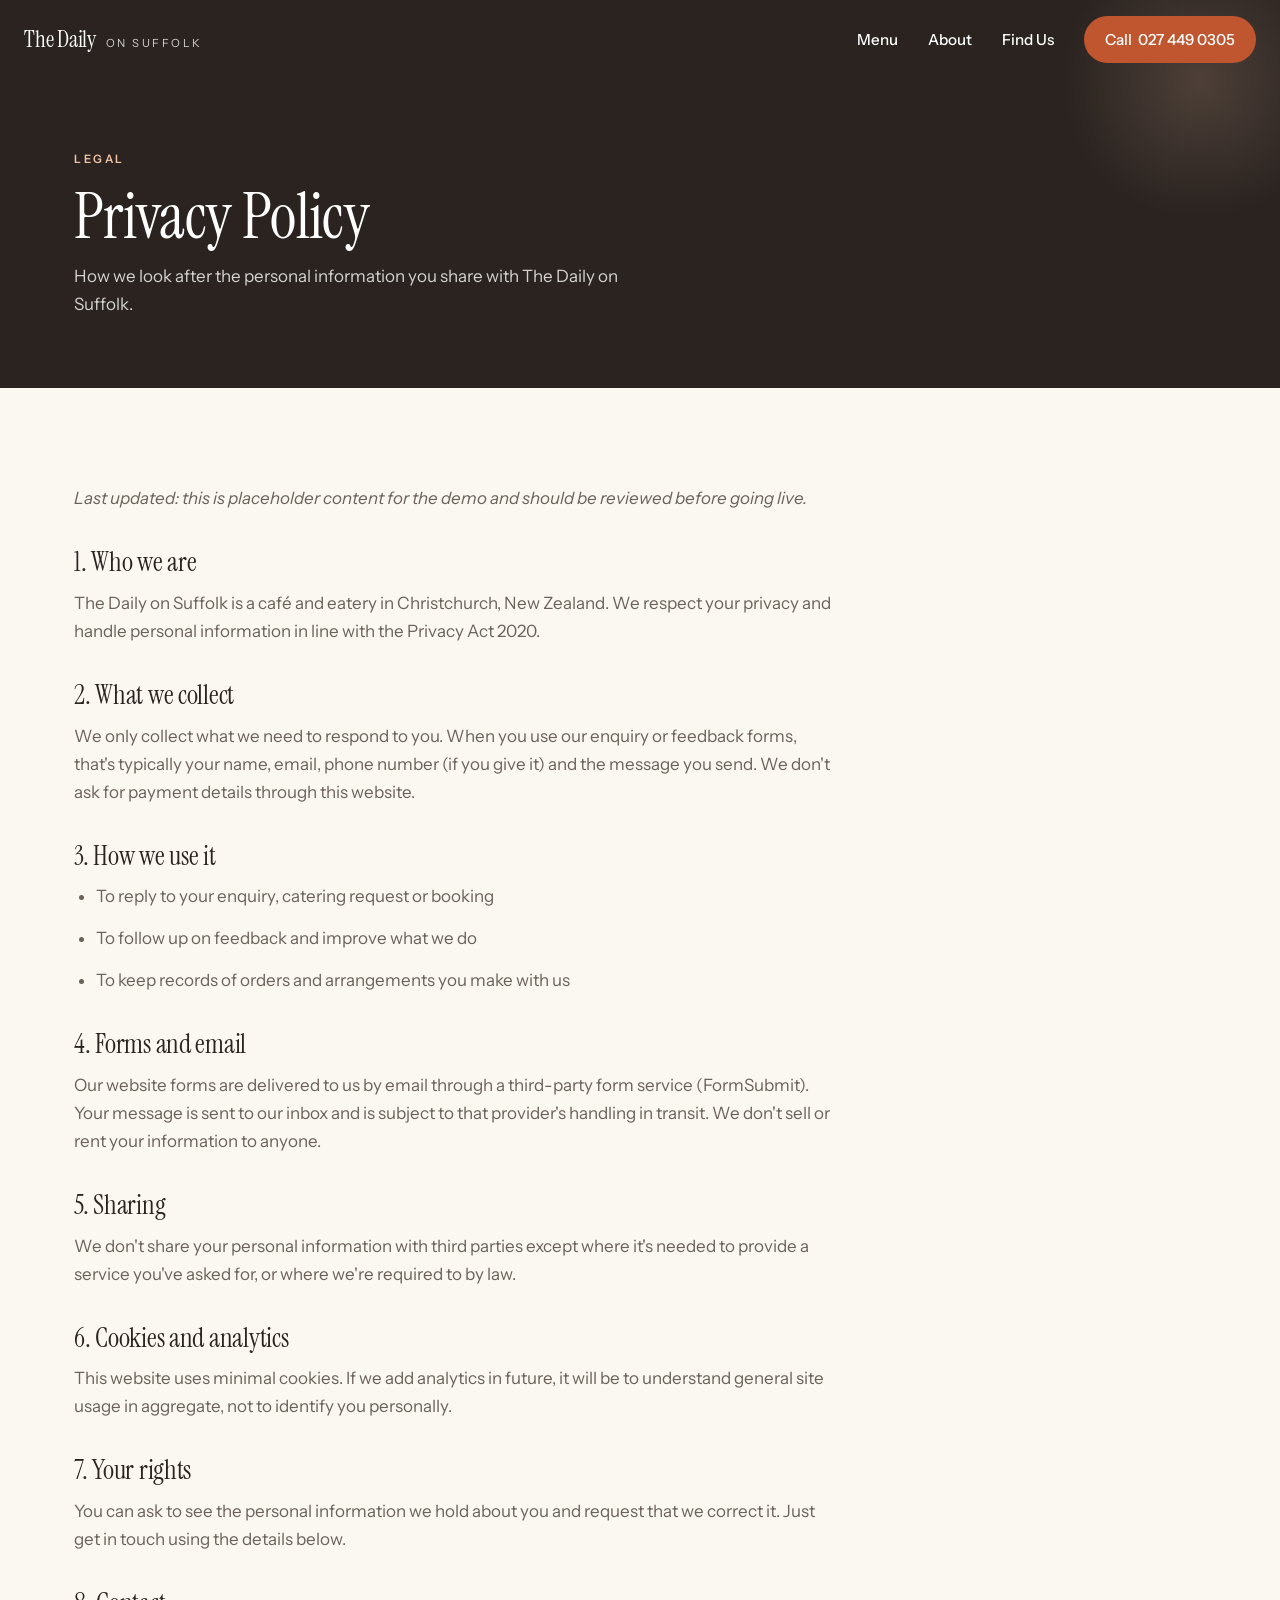
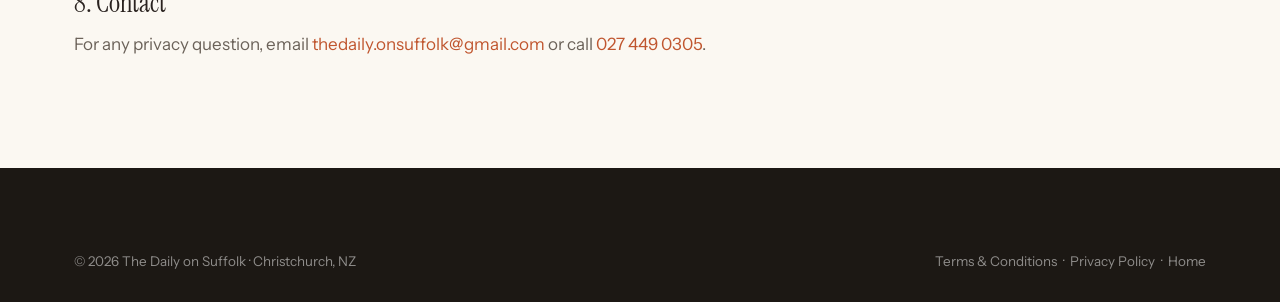
<file: privacy.html>
<!DOCTYPE html>
<html lang="en-NZ">
<head>
<meta charset="UTF-8" />
<meta name="viewport" content="width=device-width, initial-scale=1.0" />
<title>Privacy Policy | The Daily on Suffolk</title>
<meta name="description" content="How The Daily on Suffolk collects and handles your personal information." />
<meta name="theme-color" content="#2a2320" />
<link rel="icon" href="favicon.svg" type="image/svg+xml" />
<link rel="preconnect" href="https://fonts.googleapis.com" />
<link rel="preconnect" href="https://fonts.gstatic.com" crossorigin />
<link href="https://fonts.googleapis.com/css2?family=Instrument+Sans:ital,wght@0,400..700;1,400&family=Instrument+Serif:ital@0;1&display=swap" rel="stylesheet" />
<link rel="stylesheet" href="styles.css" />
</head>
<body>
<header class="nav scrolled">
  <a class="nav__brand" href="index.html"><b>The Daily</b><span>on Suffolk</span></a>
  <nav class="nav__links">
    <a class="linkitem" href="index.html#menu">Menu</a>
    <a class="linkitem" href="index.html#about">About</a>
    <a class="linkitem" href="index.html#contact">Find Us</a>
    <a class="btn btn--primary nav__phone" href="tel:+64274490305">Call &nbsp;027 449 0305</a>
  </nav>
  <button class="nav__burger" aria-label="Open menu"><span></span><span></span><span></span></button>
</header>

<section class="page-hero">
  <div class="wrap">
    <p class="eyebrow" style="color:#f0c3a6;">Legal</p>
    <h1>Privacy Policy</h1>
    <p>How we look after the personal information you share with The Daily on Suffolk.</p>
  </div>
</section>

<section class="section section--cream">
  <div class="wrap">
    <div class="prose">
      <p><em>Last updated: this is placeholder content for the demo and should be reviewed before going live.</em></p>

      <h2>1. Who we are</h2>
      <p>The Daily on Suffolk is a café and eatery in Christchurch, New Zealand. We respect your privacy and handle personal information in line with the Privacy Act 2020.</p>

      <h2>2. What we collect</h2>
      <p>We only collect what we need to respond to you. When you use our enquiry or feedback forms, that's typically your name, email, phone number (if you give it) and the message you send. We don't ask for payment details through this website.</p>

      <h2>3. How we use it</h2>
      <ul>
        <li>To reply to your enquiry, catering request or booking</li>
        <li>To follow up on feedback and improve what we do</li>
        <li>To keep records of orders and arrangements you make with us</li>
      </ul>

      <h2>4. Forms and email</h2>
      <p>Our website forms are delivered to us by email through a third-party form service (FormSubmit). Your message is sent to our inbox and is subject to that provider's handling in transit. We don't sell or rent your information to anyone.</p>

      <h2>5. Sharing</h2>
      <p>We don't share your personal information with third parties except where it's needed to provide a service you've asked for, or where we're required to by law.</p>

      <h2>6. Cookies and analytics</h2>
      <p>This website uses minimal cookies. If we add analytics in future, it will be to understand general site usage in aggregate, not to identify you personally.</p>

      <h2>7. Your rights</h2>
      <p>You can ask to see the personal information we hold about you and request that we correct it. Just get in touch using the details below.</p>

      <h2>8. Contact</h2>
      <p>For any privacy question, email <a href="mailto:thedaily.onsuffolk@gmail.com" style="color:var(--clay);">thedaily.onsuffolk@gmail.com</a> or call <a href="tel:+64274490305" style="color:var(--clay);">027 449 0305</a>.</p>
    </div>
  </div>
</section>

<footer class="footer">
  <div class="wrap">
    <div class="footer__bottom" style="border:0;">
      <span>&copy; <span id="yr"></span> The Daily on Suffolk · Christchurch, NZ</span>
      <span><a href="terms.html">Terms &amp; Conditions</a> &nbsp;·&nbsp; <a href="privacy.html">Privacy Policy</a> &nbsp;·&nbsp; <a href="index.html">Home</a></span>
    </div>
  </div>
</footer>
<script>document.getElementById("yr").textContent = new Date().getFullYear();</script>
<script src="app.js"></script>
</body>
</html>
</file>
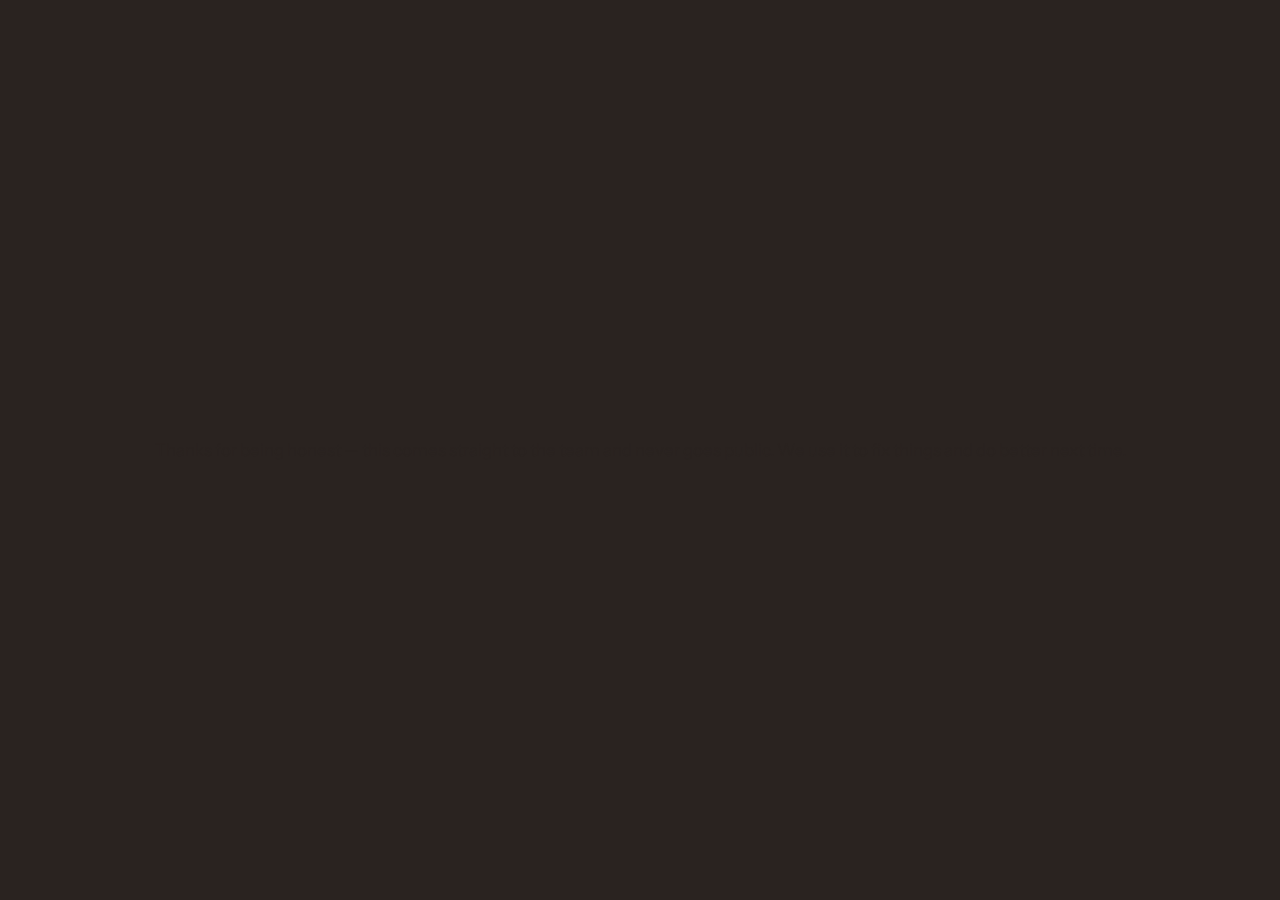
<file: private.html>
<!DOCTYPE html>
<html lang="en-NZ">
<head>
<meta charset="UTF-8" />
<meta name="viewport" content="width=device-width, initial-scale=1.0" />
<title>Share Your Feedback | The Daily on Suffolk</title>
<meta name="description" content="Tell us where we fell short — your feedback goes straight to the team at The Daily on Suffolk." />
<meta name="theme-color" content="#2a2320" />
<link rel="icon" href="favicon.svg" type="image/svg+xml" />
<link rel="preconnect" href="https://fonts.googleapis.com" />
<link rel="preconnect" href="https://fonts.gstatic.com" crossorigin />
<link href="https://fonts.googleapis.com/css2?family=Instrument+Sans:ital,wght@0,400..700;1,400&family=Instrument+Serif:ital@0;1&display=swap" rel="stylesheet" />
<link rel="stylesheet" href="styles.css" />
<style>
  .fb-wrap { min-height: 100vh; display: grid; place-items: center; background: var(--bone); padding: 110px 24px 60px; }
  .fb-card { width: 100%; max-width: 560px; background: var(--cream); border: 1px solid var(--line); border-radius: var(--radius-lg); padding: 40px; box-shadow: var(--shadow); }
  .fb-card .eyebrow { color: var(--clay); }
  .fb-card h1 { font-size: clamp(1.9rem, 5vw, 2.6rem); margin: 12px 0 10px; }
  .fb-card > p.intro { color: var(--ink-soft); margin-bottom: 26px; }
  .fb-stars { color: var(--clay); font-size: 1.5rem; letter-spacing: 4px; margin-bottom: 22px; }
  .success { display: none; text-align: center; padding: 20px 0; }
  .success.show { display: block; }
  .success .tick { width: 64px; height: 64px; border-radius: 50%; background: var(--clay-soft); color: var(--clay-deep); display: grid; place-items: center; margin: 0 auto 18px; }
  .success h2 { font-size: 1.9rem; margin-bottom: 10px; }
  .success p { color: var(--ink-soft); }
  .back { display: inline-block; margin-top: 22px; color: var(--clay); font-weight: 600; font-size: .92rem; }
</style>
</head>
<body>
<div class="fb-wrap">
  <div class="fb-card">
    <div id="formView">
      <p class="eyebrow">We'd like to put it right</p>
      <h1>Tell us what happened</h1>
      <div class="fb-stars" id="starShow" aria-hidden="true">★★★</div>
      <p class="intro">Thanks for being honest — this comes straight to the team and never goes public. We use it to fix things and do better next time.</p>
      <form action="https://formsubmit.co/thedaily.onsuffolk@gmail.com" method="POST" id="fbForm">
        <input type="hidden" name="_subject" value="Private feedback — The Daily on Suffolk" />
        <input type="hidden" name="_captcha" value="false" />
        <input type="hidden" name="_template" value="table" />
        <input type="text" name="_honey" style="display:none" />
        <input type="hidden" name="Rating" id="ratingField" value="" />

        <div class="field">
          <label for="name">Your name</label>
          <input type="text" id="name" name="Name" required placeholder="First and last" />
        </div>
        <div class="field">
          <label for="email">Email</label>
          <input type="email" id="email" name="Email" required placeholder="you@email.co.nz" />
        </div>
        <div class="field">
          <label for="rating-display">Your rating</label>
          <input type="text" id="rating-display" readonly value="" />
        </div>
        <div class="field">
          <label for="feedback">What could we have done better?</label>
          <textarea id="feedback" name="Feedback" required placeholder="Tell us what let you down — the more detail, the better we can fix it."></textarea>
        </div>
        <button class="btn btn--primary" type="submit" style="width:100%;justify-content:center;">Send feedback</button>
      </form>
    </div>

    <div class="success" id="successView">
      <div class="tick" aria-hidden="true"><svg width="30" height="30" viewBox="0 0 24 24" fill="none" stroke="currentColor" stroke-width="2.4"><path d="M5 12l4 4L19 6"/></svg></div>
      <h2>Thank you</h2>
      <p>We've got your feedback and the team will take a proper look. We genuinely appreciate you taking the time.</p>
      <a class="back" href="index.html">← Back to the site</a>
    </div>
  </div>
</div>

<script>
  var params = new URLSearchParams(window.location.search);
  var rating = params.get("rating");
  if (rating && /^[1-5]$/.test(rating)) {
    document.getElementById("ratingField").value = rating + " star" + (rating === "1" ? "" : "s");
    document.getElementById("rating-display").value = rating + " out of 5 stars";
    var s = ""; for (var i = 0; i < 5; i++) { s += i < +rating ? "★" : "☆"; }
    document.getElementById("starShow").textContent = s;
  } else {
    document.getElementById("starShow").style.display = "none";
    document.getElementById("rating-display").value = "Not specified";
  }

  // Submit via fetch so we can show a success state without leaving the page.
  var form = document.getElementById("fbForm");
  form.addEventListener("submit", function (e) {
    e.preventDefault();
    var btn = form.querySelector("button");
    btn.textContent = "Sending…"; btn.disabled = true;
    fetch(form.action, { method: "POST", body: new FormData(form), headers: { Accept: "application/json" } })
      .then(function () { showSuccess(); })
      .catch(function () { showSuccess(); });
  });
  function showSuccess() {
    document.getElementById("formView").style.display = "none";
    document.getElementById("successView").classList.add("show");
    window.scrollTo({ top: 0, behavior: "smooth" });
  }
</script>
</body>
</html>
</file>
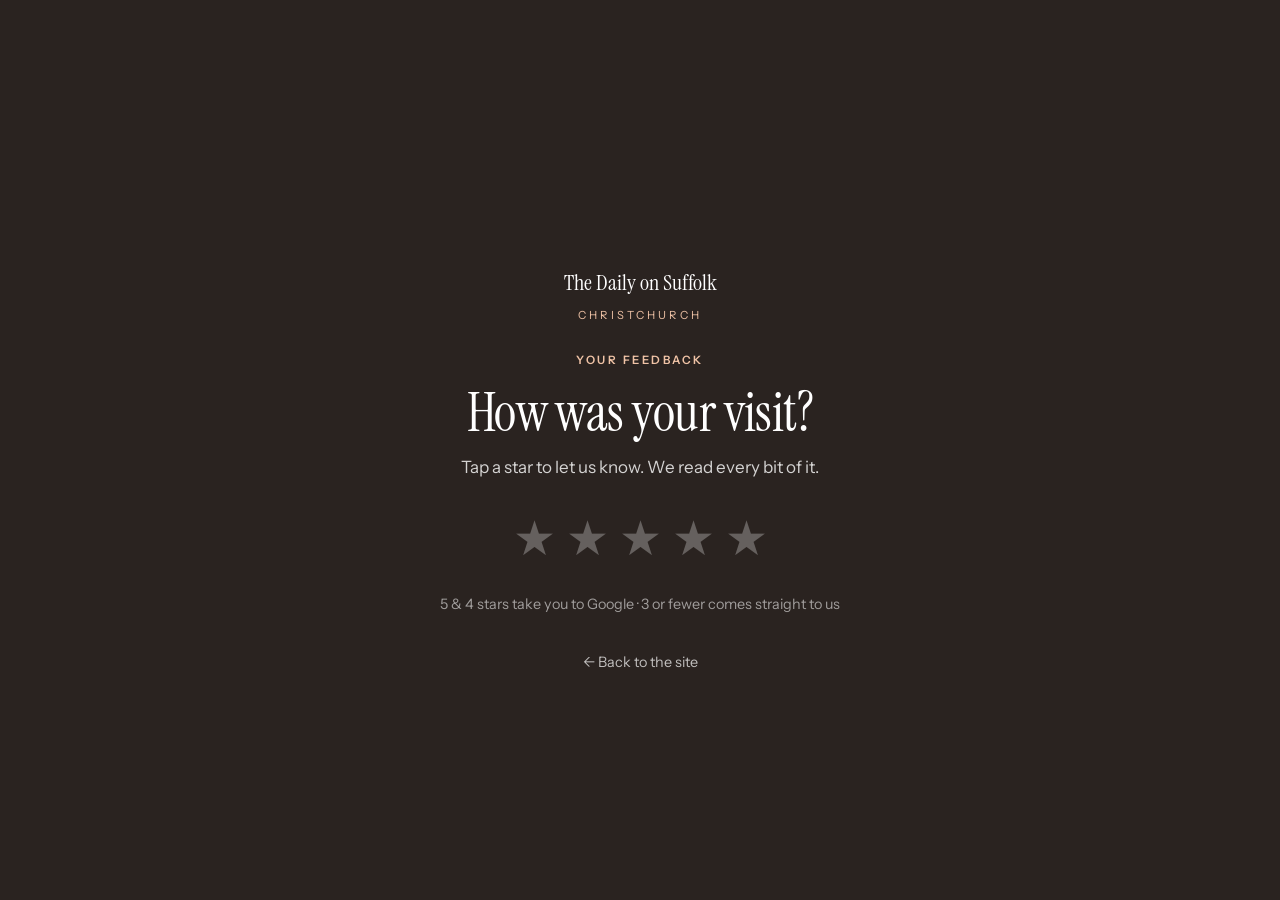
<file: review.html>
<!DOCTYPE html>
<html lang="en-NZ">
<head>
<meta charset="UTF-8" />
<meta name="viewport" content="width=device-width, initial-scale=1.0" />
<title>Leave a Review | The Daily on Suffolk</title>
<meta name="description" content="Tell us how we did at The Daily on Suffolk — your feedback helps us keep getting better." />
<meta name="theme-color" content="#2a2320" />
<link rel="icon" href="favicon.svg" type="image/svg+xml" />
<link rel="preconnect" href="https://fonts.googleapis.com" />
<link rel="preconnect" href="https://fonts.gstatic.com" crossorigin />
<link href="https://fonts.googleapis.com/css2?family=Instrument+Sans:ital,wght@0,400..700;1,400&family=Instrument+Serif:ital@0;1&display=swap" rel="stylesheet" />
<link rel="stylesheet" href="styles.css" />
<style>
  .rate-wrap { min-height: 100vh; display: grid; place-items: center; background: var(--espresso); padding: 100px 24px 60px; text-align: center; }
  .rate-card { max-width: 560px; }
  .rate-card .eyebrow { color: #f0c3a6; }
  .rate-card h1 { color: #fff; font-size: clamp(2.2rem, 6vw, 3.4rem); margin: 14px 0 12px; }
  .rate-card p.sub { color: rgba(255,255,255,.8); margin-bottom: 34px; }
  .stars-pick { display: flex; justify-content: center; gap: 10px; margin-bottom: 30px; }
  .stars-pick button {
    background: none; border: 0; cursor: pointer; font-size: 3rem; line-height: 1;
    color: rgba(255,255,255,.28); transition: transform .15s var(--ease), color .15s;
  }
  .stars-pick button:hover, .stars-pick button.lit { color: var(--clay); transform: scale(1.12); }
  .rate-note { color: rgba(255,255,255,.55); font-size: .9rem; }
  .rate-back { display: inline-block; margin-top: 34px; color: rgba(255,255,255,.7); font-size: .9rem; }
  .rate-back:hover { color: var(--clay); }
  .rate-mark { font-family: "Instrument Serif", serif; color:#fff; font-size: 1.4rem; margin-bottom: 26px; }
  .rate-mark span { display:block; font-family:"Instrument Sans",sans-serif; font-size:.7rem; letter-spacing:.28em; text-transform:uppercase; color:#f0c3a6; margin-top:4px;}
</style>
</head>
<body>
<div class="rate-wrap">
  <div class="rate-card">
    <div class="rate-mark">The Daily on Suffolk<span>Christchurch</span></div>
    <p class="eyebrow">Your feedback</p>
    <h1>How was your visit?</h1>
    <p class="sub">Tap a star to let us know. We read every bit of it.</p>
    <div class="stars-pick" id="stars" role="radiogroup" aria-label="Rate your experience from 1 to 5 stars">
      <button data-v="1" aria-label="1 star">★</button>
      <button data-v="2" aria-label="2 stars">★</button>
      <button data-v="3" aria-label="3 stars">★</button>
      <button data-v="4" aria-label="4 stars">★</button>
      <button data-v="5" aria-label="5 stars">★</button>
    </div>
    <p class="rate-note">5 &amp; 4 stars take you to Google · 3 or fewer comes straight to us</p>
    <a class="rate-back" href="index.html">← Back to the site</a>
  </div>
</div>

<script>
  // Update to your live Google review link when known.
  var GOOGLE_REVIEW_URL = "https://g.page/r/PLACEHOLDER";
  var btns = document.querySelectorAll("#stars button");
  btns.forEach(function (b) {
    b.addEventListener("mouseenter", function () {
      var v = +b.dataset.v;
      btns.forEach(function (x) { x.classList.toggle("lit", +x.dataset.v <= v); });
    });
    b.addEventListener("mouseleave", function () { btns.forEach(function (x) { x.classList.remove("lit"); }); });
    b.addEventListener("click", function () {
      var v = +b.dataset.v;
      if (v >= 4) { window.location.href = GOOGLE_REVIEW_URL; }
      else { window.location.href = "private.html?rating=" + v; }
    });
  });
</script>
</body>
</html>
</file>
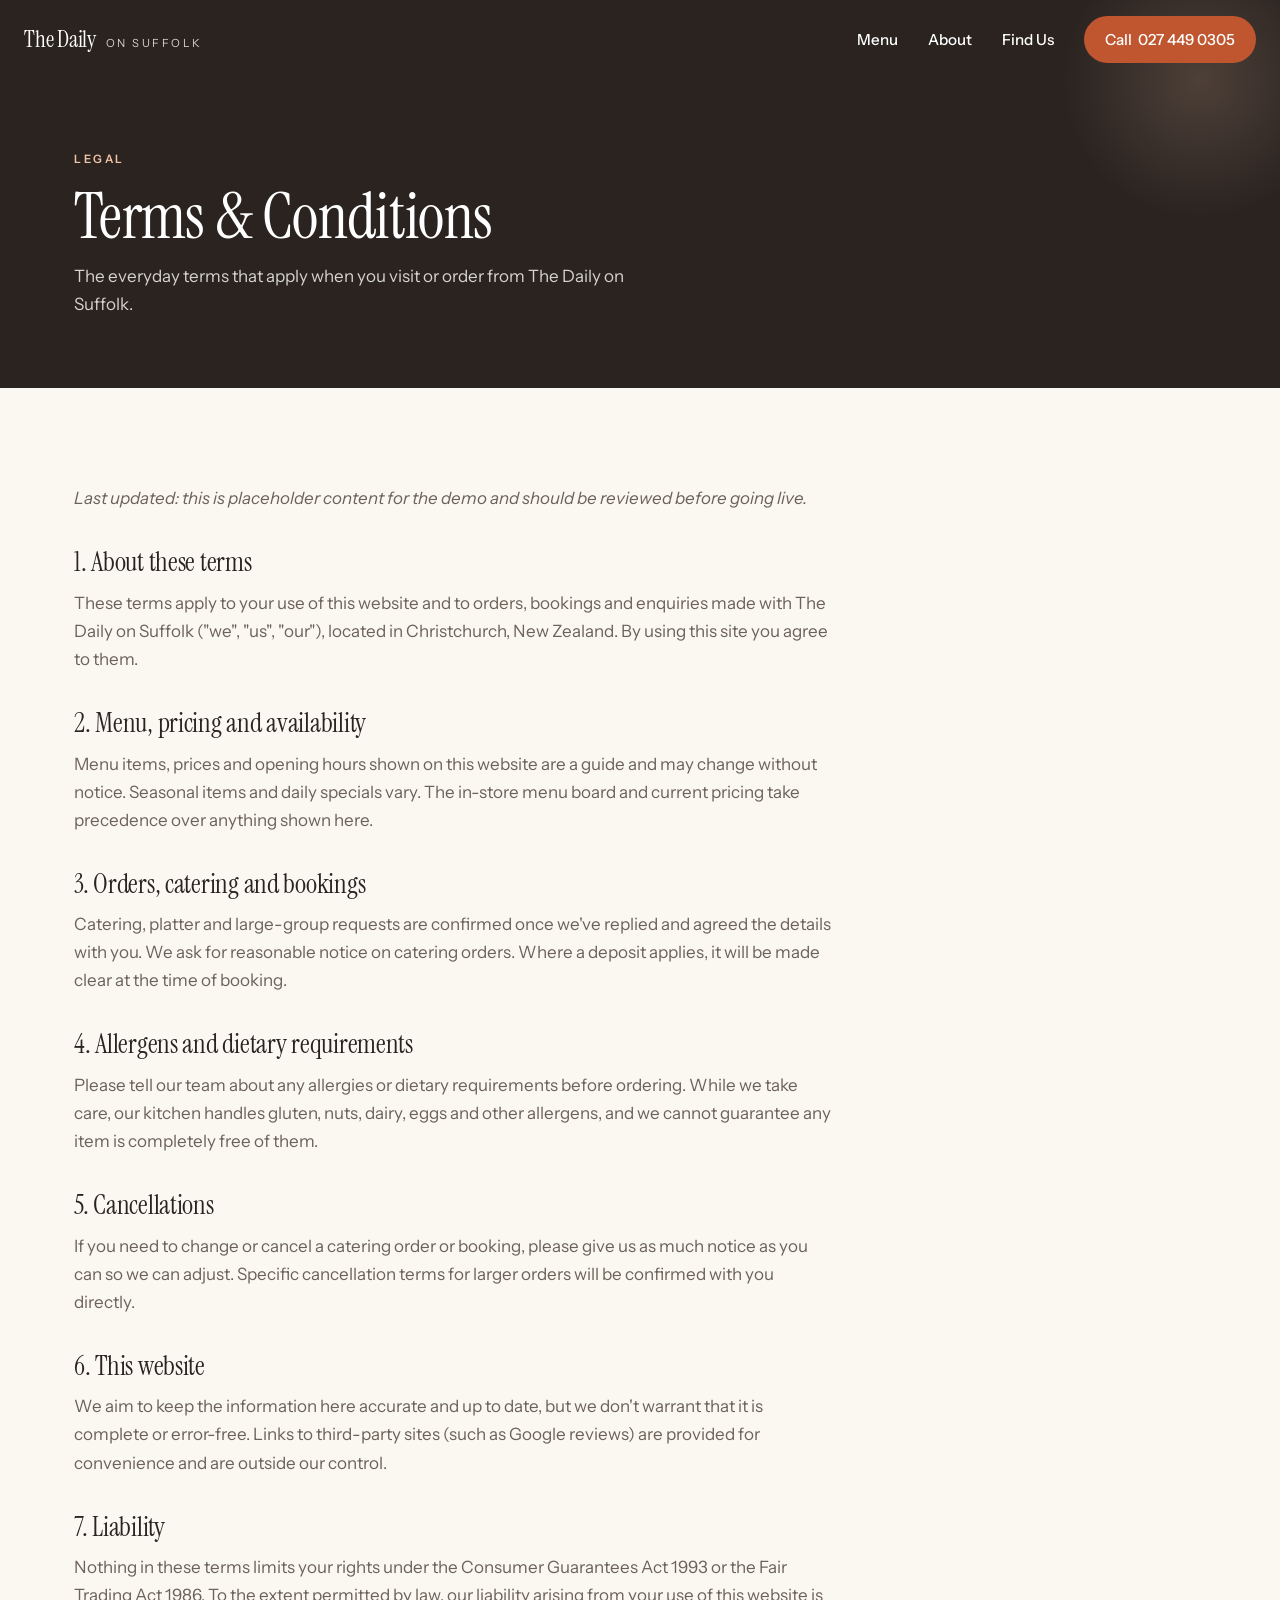
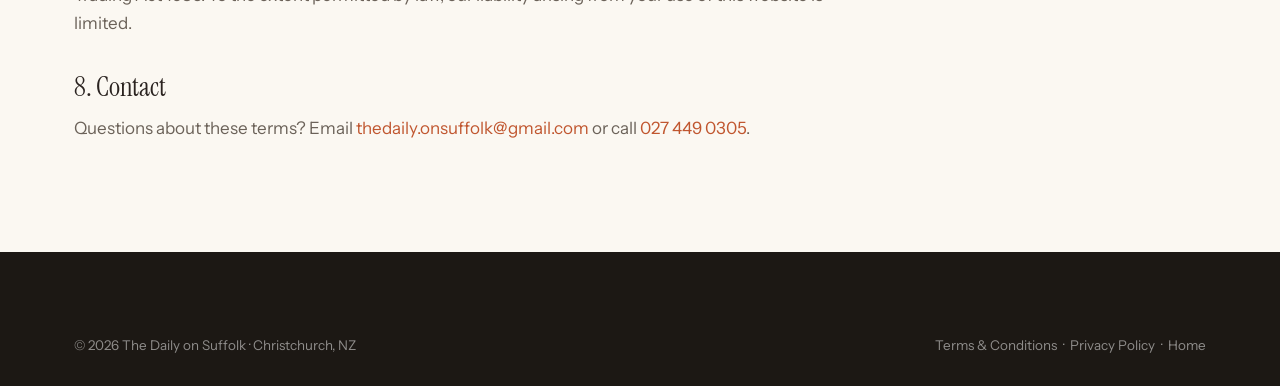
<file: terms.html>
<!DOCTYPE html>
<html lang="en-NZ">
<head>
<meta charset="UTF-8" />
<meta name="viewport" content="width=device-width, initial-scale=1.0" />
<title>Terms &amp; Conditions | The Daily on Suffolk</title>
<meta name="description" content="Terms and conditions for The Daily on Suffolk, Christchurch." />
<meta name="theme-color" content="#2a2320" />
<link rel="icon" href="favicon.svg" type="image/svg+xml" />
<link rel="preconnect" href="https://fonts.googleapis.com" />
<link rel="preconnect" href="https://fonts.gstatic.com" crossorigin />
<link href="https://fonts.googleapis.com/css2?family=Instrument+Sans:ital,wght@0,400..700;1,400&family=Instrument+Serif:ital@0;1&display=swap" rel="stylesheet" />
<link rel="stylesheet" href="styles.css" />
</head>
<body>
<header class="nav scrolled">
  <a class="nav__brand" href="index.html"><b>The Daily</b><span>on Suffolk</span></a>
  <nav class="nav__links">
    <a class="linkitem" href="index.html#menu">Menu</a>
    <a class="linkitem" href="index.html#about">About</a>
    <a class="linkitem" href="index.html#contact">Find Us</a>
    <a class="btn btn--primary nav__phone" href="tel:+64274490305">Call &nbsp;027 449 0305</a>
  </nav>
  <button class="nav__burger" aria-label="Open menu"><span></span><span></span><span></span></button>
</header>

<section class="page-hero">
  <div class="wrap">
    <p class="eyebrow" style="color:#f0c3a6;">Legal</p>
    <h1>Terms &amp; Conditions</h1>
    <p>The everyday terms that apply when you visit or order from The Daily on Suffolk.</p>
  </div>
</section>

<section class="section section--cream">
  <div class="wrap">
    <div class="prose">
      <p><em>Last updated: this is placeholder content for the demo and should be reviewed before going live.</em></p>

      <h2>1. About these terms</h2>
      <p>These terms apply to your use of this website and to orders, bookings and enquiries made with The Daily on Suffolk ("we", "us", "our"), located in Christchurch, New Zealand. By using this site you agree to them.</p>

      <h2>2. Menu, pricing and availability</h2>
      <p>Menu items, prices and opening hours shown on this website are a guide and may change without notice. Seasonal items and daily specials vary. The in-store menu board and current pricing take precedence over anything shown here.</p>

      <h2>3. Orders, catering and bookings</h2>
      <p>Catering, platter and large-group requests are confirmed once we've replied and agreed the details with you. We ask for reasonable notice on catering orders. Where a deposit applies, it will be made clear at the time of booking.</p>

      <h2>4. Allergens and dietary requirements</h2>
      <p>Please tell our team about any allergies or dietary requirements before ordering. While we take care, our kitchen handles gluten, nuts, dairy, eggs and other allergens, and we cannot guarantee any item is completely free of them.</p>

      <h2>5. Cancellations</h2>
      <p>If you need to change or cancel a catering order or booking, please give us as much notice as you can so we can adjust. Specific cancellation terms for larger orders will be confirmed with you directly.</p>

      <h2>6. This website</h2>
      <p>We aim to keep the information here accurate and up to date, but we don't warrant that it is complete or error-free. Links to third-party sites (such as Google reviews) are provided for convenience and are outside our control.</p>

      <h2>7. Liability</h2>
      <p>Nothing in these terms limits your rights under the Consumer Guarantees Act 1993 or the Fair Trading Act 1986. To the extent permitted by law, our liability arising from your use of this website is limited.</p>

      <h2>8. Contact</h2>
      <p>Questions about these terms? Email <a href="mailto:thedaily.onsuffolk@gmail.com" style="color:var(--clay);">thedaily.onsuffolk@gmail.com</a> or call <a href="tel:+64274490305" style="color:var(--clay);">027 449 0305</a>.</p>
    </div>
  </div>
</section>

<footer class="footer">
  <div class="wrap">
    <div class="footer__bottom" style="border:0;">
      <span>&copy; <span id="yr"></span> The Daily on Suffolk · Christchurch, NZ</span>
      <span><a href="terms.html">Terms &amp; Conditions</a> &nbsp;·&nbsp; <a href="privacy.html">Privacy Policy</a> &nbsp;·&nbsp; <a href="index.html">Home</a></span>
    </div>
  </div>
</footer>
<script>document.getElementById("yr").textContent = new Date().getFullYear();</script>
<script src="app.js"></script>
</body>
</html>
</file>
<file: styles.css>
/* The Daily on Suffolk — Crafted archetype
   Fonts: Instrument Serif (display) + Instrument Sans (body)
   Accent: warm terracotta clay over bone/cream neutrals */

:root {
  --espresso: #2a2320;
  --espresso-2: #3a312b;
  --bone: #f6f1e8;
  --bone-2: #efe7da;
  --cream: #fbf8f2;
  --ink: #2a2320;
  --ink-soft: #6b6259;
  --line: #e3d9c9;
  --clay: #c0562f;
  --clay-deep: #a4441f;
  --clay-soft: #e9c9b6;
  --white: #ffffff;
  --radius: 14px;
  --radius-lg: 22px;
  --maxw: 1180px;
  --shadow: 0 18px 50px -28px rgba(42, 35, 32, 0.45);
  --img-filter: saturate(0.92) contrast(1.04);
  --ease: cubic-bezier(0.22, 1, 0.36, 1);
}

* { box-sizing: border-box; margin: 0; padding: 0; }

html { scroll-behavior: smooth; }

body {
  font-family: "Instrument Sans", system-ui, sans-serif;
  color: var(--ink);
  background: var(--cream);
  line-height: 1.65;
  -webkit-font-smoothing: antialiased;
  font-size: 17px;
  overflow-x: hidden;
}

h1, h2, h3, h4 {
  font-family: "Instrument Serif", Georgia, serif;
  font-weight: 400;
  line-height: 1.05;
  letter-spacing: -0.01em;
}

a { color: inherit; text-decoration: none; }
img { display: block; max-width: 100%; }

.wrap { width: 100%; max-width: var(--maxw); margin: 0 auto; padding: 0 24px; }

.eyebrow {
  font-family: "Instrument Sans", sans-serif;
  text-transform: uppercase;
  letter-spacing: 0.22em;
  font-size: 0.72rem;
  font-weight: 600;
  color: var(--clay);
}

.section { padding: 96px 0; }
.section--bone { background: var(--bone); }
.section--bone2 { background: var(--bone-2); }
.section--cream { background: var(--cream); }

.section-head { max-width: 640px; margin-bottom: 52px; }
.section-head h2 { font-size: clamp(2.1rem, 5vw, 3.3rem); margin: 14px 0 16px; }
.section-head p { color: var(--ink-soft); font-size: 1.08rem; }
.section-head.center { margin-left: auto; margin-right: auto; text-align: center; }

/* Buttons */
.btn {
  display: inline-flex; align-items: center; gap: 9px;
  font-family: "Instrument Sans", sans-serif;
  font-weight: 600; font-size: 0.98rem;
  padding: 14px 26px; border-radius: 999px;
  cursor: pointer; border: 1px solid transparent;
  transition: transform .25s var(--ease), background .25s, color .25s, box-shadow .25s;
}
.btn--primary { background: var(--clay); color: #fff; }
.btn--primary:hover { background: var(--clay-deep); transform: translateY(-2px); box-shadow: 0 14px 30px -14px rgba(192,86,47,.7); }
.btn--ghost { background: transparent; color: #fff; border-color: rgba(255,255,255,.55); }
.btn--ghost:hover { background: rgba(255,255,255,.12); transform: translateY(-2px); }
.btn--dark { background: var(--espresso); color: #fff; }
.btn--dark:hover { background: #1c1814; transform: translateY(-2px); }
.btn--outline { background: transparent; color: var(--ink); border-color: var(--line); }
.btn--outline:hover { border-color: var(--clay); color: var(--clay); }

/* ---------- Nav ---------- */
.nav {
  position: fixed; top: 0; left: 0; right: 0; z-index: 60;
  display: flex; align-items: center; justify-content: space-between;
  padding: 16px 24px; transition: background .3s, box-shadow .3s, padding .3s;
}
.nav.scrolled { background: rgba(251,248,242,.92); backdrop-filter: blur(10px); box-shadow: 0 1px 0 var(--line); padding: 10px 24px; }
.nav__brand { display: flex; align-items: baseline; gap: 10px; color: #fff; transition: color .3s; }
.nav.scrolled .nav__brand { color: var(--ink); }
.nav__brand b { font-family: "Instrument Serif", serif; font-weight: 400; font-size: 1.45rem; letter-spacing: -0.01em; }
.nav__brand span { font-size: 0.7rem; letter-spacing: 0.22em; text-transform: uppercase; opacity: .8; }
.nav__links { display: flex; align-items: center; gap: 30px; }
.nav__links a { color: #fff; font-size: 0.95rem; font-weight: 500; transition: color .3s, opacity .2s; }
.nav.scrolled .nav__links a { color: var(--ink); }
.nav__links a.linkitem:hover { color: var(--clay); }
.nav__phone { padding: 10px 20px; }
.nav__burger { display: none; flex-direction: column; gap: 5px; background: none; border: 0; cursor: pointer; padding: 8px; }
.nav__burger span { width: 24px; height: 2px; background: #fff; transition: background .3s; }
.nav.scrolled .nav__burger span { background: var(--ink); }

@media (max-width: 860px) {
  .nav__links {
    position: fixed; inset: 0 0 0 auto; width: min(78vw, 320px);
    background: var(--espresso); flex-direction: column; align-items: flex-start;
    justify-content: center; gap: 26px; padding: 40px; transform: translateX(105%);
    transition: transform .4s var(--ease);
  }
  .nav__links.open { transform: translateX(0); }
  .nav__links a, .nav.scrolled .nav__links a { color: #fff; font-size: 1.3rem; font-family: "Instrument Serif", serif; }
  .nav__burger { display: flex; }
}

/* ---------- Hero ---------- */
.hero { position: relative; min-height: 100vh; display: flex; align-items: flex-end; background: var(--espresso); overflow: hidden; }
.hero__slides { position: absolute; inset: 0; }
.hero__slide {
  position: absolute; inset: 0; background-size: cover; background-position: center;
  filter: var(--img-filter); opacity: 0; transition: opacity 1.6s ease;
}
.hero__slide.active { opacity: 1; }
.hero__scrim { position: absolute; inset: 0; background: linear-gradient(180deg, rgba(42,35,32,.35) 0%, rgba(42,35,32,.55) 55%, rgba(42,35,32,.82) 100%); }
.hero__inner { position: relative; z-index: 2; padding: 0 24px 88px; width: 100%; max-width: var(--maxw); margin: 0 auto; }
.hero__eyebrow { color: #f1d9c7; }
.hero h1 { color: #fff; font-size: clamp(2.7rem, 7.5vw, 5.4rem); margin: 18px 0 18px; max-width: 14ch; }
.hero h1 em { color: #f0c3a6; font-style: italic; }
.hero__sub { color: rgba(255,255,255,.9); font-size: 1.18rem; max-width: 48ch; margin-bottom: 32px; }
.hero__cta { display: flex; gap: 14px; flex-wrap: wrap; }
.hero__meta { margin-top: 30px; display: flex; gap: 26px; flex-wrap: wrap; color: rgba(255,255,255,.85); font-size: 0.93rem; }
.hero__meta span { display: inline-flex; align-items: center; gap: 8px; }
.hero__dots { position: absolute; bottom: 30px; right: 30px; z-index: 3; display: flex; gap: 8px; }
.hero__dots i { width: 8px; height: 8px; border-radius: 50%; background: rgba(255,255,255,.4); transition: background .3s, width .3s; }
.hero__dots i.on { background: var(--clay); width: 22px; border-radius: 6px; }

/* ---------- Trust strip ---------- */
.trust { background: var(--espresso); color: #fff; }
.trust__grid { display: grid; grid-template-columns: repeat(3, 1fr); gap: 40px; padding: 54px 0; }
.trust__item { display: flex; gap: 16px; align-items: flex-start; }
.trust__ic { flex: 0 0 46px; width: 46px; height: 46px; border-radius: 50%; display: grid; place-items: center; background: rgba(240,195,166,.14); color: #f0c3a6; }
.trust__item h4 { font-family: "Instrument Sans", sans-serif; font-weight: 600; font-size: 1.02rem; margin-bottom: 4px; }
.trust__item p { color: rgba(255,255,255,.72); font-size: 0.92rem; line-height: 1.5; }
@media (max-width: 760px) { .trust__grid { grid-template-columns: 1fr; gap: 26px; padding: 40px 0; } }

/* ---------- Services / Menu cards ---------- */
.cards { display: grid; grid-template-columns: repeat(3, 1fr); gap: 26px; }
.card {
  background: var(--cream); border: 1px solid var(--line); border-radius: var(--radius-lg);
  padding: 32px 28px; transition: transform .3s var(--ease), box-shadow .3s, border-color .3s;
}
.card:hover { transform: translateY(-5px); box-shadow: var(--shadow); border-color: var(--clay-soft); }
.card__ic { width: 50px; height: 50px; border-radius: 14px; background: var(--clay-soft); color: var(--clay-deep); display: grid; place-items: center; margin-bottom: 18px; }
.card h3 { font-size: 1.55rem; margin-bottom: 10px; }
.card p { color: var(--ink-soft); font-size: 0.97rem; }
.card .price { display: block; margin-top: 14px; font-family: "Instrument Serif", serif; font-size: 1.3rem; color: var(--clay); }
@media (max-width: 900px) { .cards { grid-template-columns: 1fr 1fr; } }
@media (max-width: 620px) { .cards { grid-template-columns: 1fr; } }

/* ---------- About ---------- */
.about { display: grid; grid-template-columns: 1fr 1fr; gap: 64px; align-items: center; }
.about__media { position: relative; }
.about__media img { width: 100%; aspect-ratio: 4/3; object-fit: cover; border-radius: var(--radius-lg); filter: var(--img-filter); }
.about__tag {
  position: absolute; left: -14px; bottom: 26px; background: var(--clay); color: #fff;
  padding: 14px 22px; border-radius: 12px; font-family: "Instrument Serif", serif; font-size: 1.2rem; box-shadow: var(--shadow);
}
.about__tag small { display: block; font-family: "Instrument Sans", sans-serif; font-size: 0.7rem; letter-spacing: .15em; text-transform: uppercase; opacity: .85; }
.checklist { list-style: none; margin-top: 26px; display: grid; gap: 14px; }
.checklist li { display: flex; gap: 12px; align-items: flex-start; font-size: 1rem; }
.checklist svg { flex: 0 0 22px; color: var(--clay); margin-top: 2px; }
@media (max-width: 860px) { .about { grid-template-columns: 1fr; gap: 36px; } .about__tag { left: 16px; } }

/* ---------- Crew ---------- */
.crew { display: grid; grid-template-columns: repeat(3, 1fr); gap: 24px; }
.crew__card { background: var(--cream); border: 1px solid var(--line); border-radius: var(--radius-lg); padding: 34px 26px; text-align: center; transition: transform .3s var(--ease), box-shadow .3s; }
.crew__card:hover { transform: translateY(-5px); box-shadow: var(--shadow); }
.crew__avatar {
  width: 78px; height: 78px; border-radius: 50%; margin: 0 auto 18px; display: grid; place-items: center;
  background: var(--espresso); color: #f0c3a6; font-family: "Instrument Serif", serif; font-size: 1.7rem;
  border: 3px solid var(--clay);
}
.crew__card h3 { font-size: 1.4rem; }
.crew__card .role { color: var(--clay); font-weight: 600; font-size: 0.82rem; text-transform: uppercase; letter-spacing: .12em; margin: 6px 0 12px; font-family: "Instrument Sans", sans-serif; }
.crew__card p { color: var(--ink-soft); font-size: 0.94rem; }
.badge { display: inline-block; background: var(--clay-soft); color: var(--clay-deep); font-size: 0.7rem; font-weight: 700; letter-spacing: .14em; text-transform: uppercase; padding: 6px 14px; border-radius: 999px; margin-bottom: 18px; font-family: "Instrument Sans", sans-serif; }
@media (max-width: 860px) { .crew { grid-template-columns: 1fr; max-width: 420px; margin: 0 auto; } }

/* ---------- Reviews ---------- */
.reviews { display: grid; grid-template-columns: repeat(2, 1fr); gap: 24px; }
.review { background: var(--cream); border: 1px solid var(--line); border-radius: var(--radius-lg); padding: 30px; }
.review__stars { color: var(--clay); letter-spacing: 3px; margin-bottom: 14px; }
.review p { font-size: 1.08rem; font-family: "Instrument Serif", serif; line-height: 1.4; margin-bottom: 18px; }
.review__who { font-size: 0.9rem; color: var(--ink-soft); font-weight: 600; }
.review__who span { color: var(--clay); }
@media (max-width: 760px) { .reviews { grid-template-columns: 1fr; } }

/* ---------- Review funnel banner ---------- */
.funnel { background: var(--espresso); color: #fff; text-align: center; }
.funnel__inner { padding: 80px 0; }
.funnel .stars { color: var(--clay); font-size: 1.6rem; letter-spacing: 6px; margin-bottom: 18px; }
.funnel h2 { font-size: clamp(2rem, 5vw, 3rem); margin-bottom: 14px; }
.funnel p { color: rgba(255,255,255,.78); max-width: 46ch; margin: 0 auto 30px; }

/* ---------- Contact ---------- */
.contact { display: grid; grid-template-columns: 0.9fr 1.1fr; gap: 56px; }
.contact__info h2 { font-size: clamp(2rem, 5vw, 3rem); margin: 14px 0 18px; }
.contact__info p.lead { color: var(--ink-soft); margin-bottom: 28px; }
.contact__row { display: flex; gap: 14px; align-items: flex-start; margin-bottom: 20px; }
.contact__row .ic { flex: 0 0 42px; width: 42px; height: 42px; border-radius: 12px; background: var(--clay-soft); color: var(--clay-deep); display: grid; place-items: center; }
.contact__row h4 { font-family: "Instrument Sans", sans-serif; font-weight: 600; font-size: 0.78rem; text-transform: uppercase; letter-spacing: .12em; color: var(--ink-soft); margin-bottom: 2px; }
.contact__row a, .contact__row p { font-size: 1.05rem; }
.contact__hours { margin-top: 6px; border-top: 1px solid var(--line); padding-top: 18px; }
.contact__hours dl { display: grid; grid-template-columns: auto 1fr; gap: 6px 18px; font-size: 0.95rem; }
.contact__hours dt { color: var(--ink-soft); }
.contact__hours dd { text-align: right; font-weight: 600; }

.form { background: var(--cream); border: 1px solid var(--line); border-radius: var(--radius-lg); padding: 34px; box-shadow: var(--shadow); }
.field { margin-bottom: 18px; }
.field label { display: block; font-size: 0.82rem; font-weight: 600; text-transform: uppercase; letter-spacing: .08em; color: var(--ink-soft); margin-bottom: 7px; }
.field input, .field select, .field textarea {
  width: 100%; padding: 13px 15px; border: 1px solid var(--line); border-radius: 12px;
  font-family: inherit; font-size: 1rem; background: #fff; color: var(--ink); transition: border-color .2s, box-shadow .2s;
}
.field input:focus, .field select:focus, .field textarea:focus { outline: none; border-color: var(--clay); box-shadow: 0 0 0 3px rgba(192,86,47,.14); }
.field textarea { resize: vertical; min-height: 120px; }
.form .btn { width: 100%; justify-content: center; }
.field-row { display: grid; grid-template-columns: 1fr 1fr; gap: 16px; }
@media (max-width: 860px) { .contact { grid-template-columns: 1fr; gap: 36px; } }
@media (max-width: 520px) { .field-row { grid-template-columns: 1fr; } }

/* ---------- Footer ---------- */
.footer { background: #1c1814; color: rgba(255,255,255,.7); padding: 60px 0 30px; }
.footer__top { display: grid; grid-template-columns: 1.4fr 1fr 1fr; gap: 40px; padding-bottom: 36px; border-bottom: 1px solid rgba(255,255,255,.1); }
.footer__brand b { font-family: "Instrument Serif", serif; font-size: 1.5rem; color: #fff; }
.footer__brand p { margin-top: 12px; font-size: 0.92rem; max-width: 34ch; }
.footer h5 { color: #fff; font-family: "Instrument Sans", sans-serif; font-weight: 600; font-size: 0.78rem; letter-spacing: .14em; text-transform: uppercase; margin-bottom: 16px; }
.footer ul { list-style: none; display: grid; gap: 10px; }
.footer ul a:hover { color: var(--clay); }
.footer ul a, .footer__contact a { font-size: 0.93rem; }
.footer__bottom { display: flex; justify-content: space-between; flex-wrap: wrap; gap: 10px; padding-top: 22px; font-size: 0.84rem; color: rgba(255,255,255,.5); }
.footer__bottom a:hover { color: var(--clay); }
@media (max-width: 760px) { .footer__top { grid-template-columns: 1fr; gap: 28px; } }

/* ---------- Reveal animation ---------- */
.reveal { opacity: 0; transform: translateY(26px); transition: opacity .8s var(--ease), transform .8s var(--ease); }
.reveal.in { opacity: 1; transform: none; }

/* ---------- Intro overlay ---------- */
.intro {
  position: fixed; inset: 0; z-index: 200; background: var(--espresso);
  display: grid; place-items: center; transition: opacity .7s ease, visibility .7s;
}
.intro.hide { opacity: 0; visibility: hidden; }
.intro__mark { text-align: center; color: #fff; }
.intro__mark b { font-family: "Instrument Serif", serif; font-size: clamp(2rem, 6vw, 3.2rem); letter-spacing: -0.01em; display: block; opacity: 0; animation: introUp .9s var(--ease) .1s forwards; }
.intro__mark span { display: block; margin-top: 8px; font-size: 0.74rem; letter-spacing: .3em; text-transform: uppercase; color: #f0c3a6; opacity: 0; animation: introUp .9s var(--ease) .35s forwards; }
.intro__bar { width: 0; height: 2px; background: var(--clay); margin: 22px auto 0; animation: introBar 1.1s ease .5s forwards; }
@keyframes introUp { to { opacity: 1; transform: translateY(0); } from { transform: translateY(14px); } }
@keyframes introBar { to { width: 120px; } }

/* ---------- Page header (inner pages) ---------- */
.page-hero { background: var(--espresso); color: #fff; padding: 150px 0 70px; position: relative; overflow: hidden; }
.page-hero::after { content: ""; position: absolute; right: -60px; top: -60px; width: 280px; height: 280px; border-radius: 50%; background: radial-gradient(circle, rgba(240,195,166,.18), transparent 70%); }
.page-hero h1 { font-size: clamp(2.4rem, 6vw, 4rem); margin: 14px 0 12px; }
.page-hero p { color: rgba(255,255,255,.8); max-width: 52ch; }

/* ---------- Legal / prose ---------- */
.prose { max-width: 760px; }
.prose h2 { font-size: 1.7rem; margin: 36px 0 12px; }
.prose p, .prose li { color: var(--ink-soft); margin-bottom: 14px; }
.prose ul { padding-left: 22px; }

@media (prefers-reduced-motion: reduce) {
  .hero__slide { transition: none; }
  .reveal { opacity: 1; transform: none; transition: none; }
  html { scroll-behavior: auto; }
  .intro__mark b, .intro__mark span, .intro__bar { animation: none; opacity: 1; }
  .intro__mark b, .intro__mark span { transform: none; }
}
</file>
